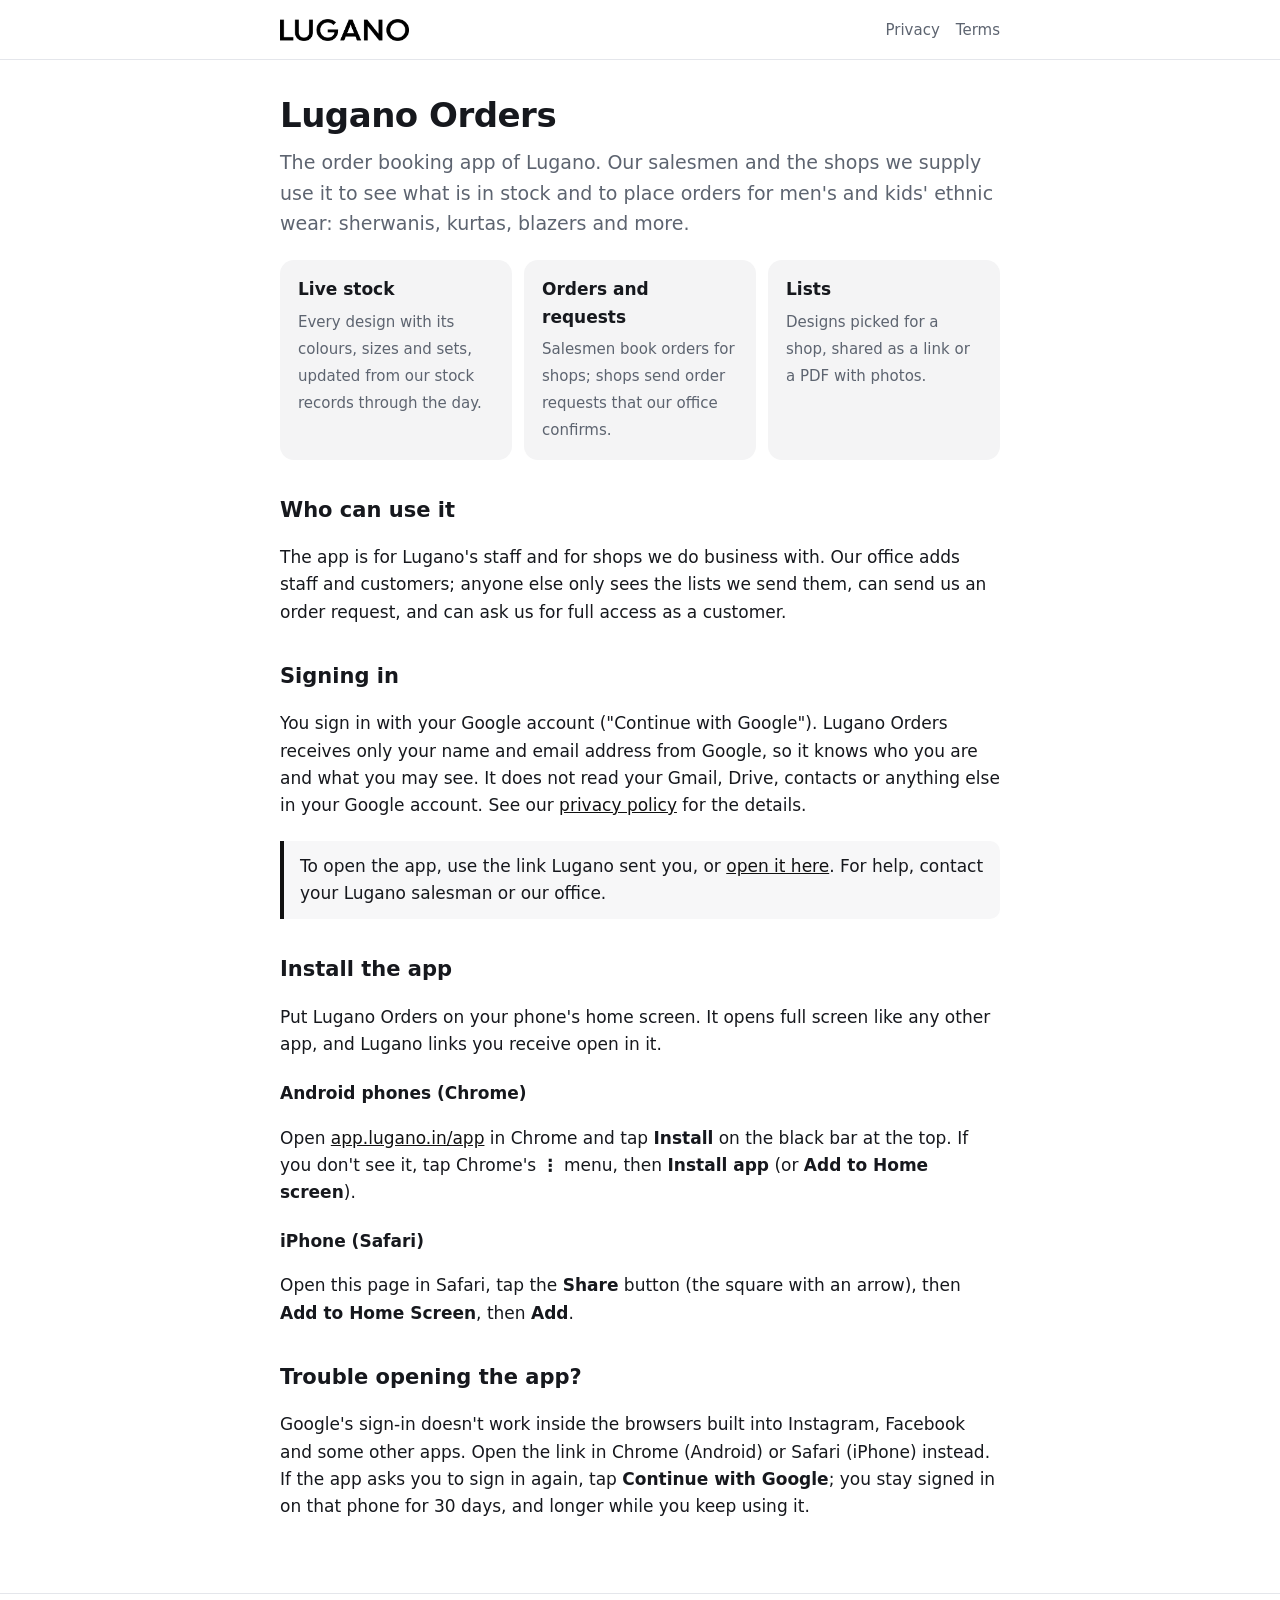
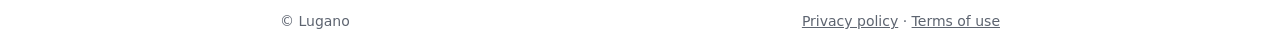
<file: index.html>
<!DOCTYPE html>
<html lang="en">
<head>
<meta charset="utf-8">
<meta name="viewport" content="width=device-width, initial-scale=1">
<title>Lugano Orders</title>
<meta name="description" content="Lugano Orders: the order booking app of Lugano, for our salesmen and the shops we supply.">
<meta property="og:type" content="website">
<meta property="og:site_name" content="Lugano Orders">
<meta name="application-name" content="Lugano Orders">
<meta property="og:title" content="Lugano Orders">
<meta property="og:description" content="Live stock, new designs and orders from Lugano.">
<meta property="og:url" content="https://app.lugano.in/">
<meta property="og:image" content="https://app.lugano.in/icons/og.png">
<meta property="og:image:width" content="1200">
<meta property="og:image:height" content="630">
<meta name="twitter:card" content="summary_large_image">
<link rel="manifest" href="/manifest.webmanifest">
<meta name="theme-color" content="#ffffff">
<link rel="icon" href="logo.png">
<link rel="apple-touch-icon" href="/icons/apple-touch-icon.png">
<meta name="apple-mobile-web-app-title" content="Lugano">
<link rel="stylesheet" href="style.css">
</head>
<body>
<header><div class="bar"><a class="brand" href="./"><img src="wordmark.png" alt="LUGANO" width="122" height="22"></a><nav><a href="privacy.html">Privacy</a><a href="terms.html">Terms</a></nav></div></header>
<main>
  <h1>Lugano Orders</h1>
  <p class="lead">The order booking app of Lugano. Our salesmen and the shops we supply use it to see what is in stock and to place orders for men's and kids' ethnic wear: sherwanis, kurtas, blazers and more.</p>

  <div class="cards">
    <div class="card"><b>Live stock</b><span>Every design with its colours, sizes and sets, updated from our stock records through the day.</span></div>
    <div class="card"><b>Orders and requests</b><span>Salesmen book orders for shops; shops send order requests that our office confirms.</span></div>
    <div class="card"><b>Lists</b><span>Designs picked for a shop, shared as a link or a PDF with photos.</span></div>
  </div>

  <h2>Who can use it</h2>
  <p>The app is for Lugano's staff and for shops we do business with. Our office adds staff and customers; anyone else only sees the lists we send them, can send us an order request, and can ask us for full access as a customer.</p>

  <h2>Signing in</h2>
  <p>You sign in with your Google account ("Continue with Google"). Lugano Orders receives only your name and email address from Google, so it knows who you are and what you may see. It does not read your Gmail, Drive, contacts or anything else in your Google account. See our <a href="privacy.html">privacy policy</a> for the details.</p>

  <div class="note">To open the app, use the link Lugano sent you, or <a href="/app/">open it here</a>. For help, contact your Lugano salesman or our office.</div>

  <h2 id="install">Install the app</h2>
  <p>Put Lugano Orders on your phone's home screen. It opens full screen like any other app, and Lugano links you receive open in it.</p>
  <p id="installNow" hidden><button class="big" id="installBtn" style="background:#111827">Install Lugano Orders</button></p>
  <p id="installDone" hidden><b>Lugano Orders is installed on this phone.</b> Open it from the home screen.</p>
  <h3>Android phones (Chrome)</h3>
  <p>Open <a href="/app/">app.lugano.in/app</a> in Chrome and tap <b>Install</b> on the black bar at the top. If you don't see it, tap Chrome's <b>⋮</b> menu, then <b>Install app</b> (or <b>Add to Home screen</b>).</p>
  <h3>iPhone (Safari)</h3>
  <p>Open this page in Safari, tap the <b>Share</b> button (the square with an arrow), then <b>Add to Home Screen</b>, then <b>Add</b>.</p>

  <h2>Trouble opening the app?</h2>
  <p>Google's sign-in doesn't work inside the browsers built into Instagram, Facebook and some other apps. Open the link in Chrome (Android) or Safari (iPhone) instead. If the app asks you to sign in again, tap <b>Continue with Google</b>; you stay signed in on that phone for 30 days, and longer while you keep using it.</p>
</main>
<footer><div class="bar"><span>© Lugano</span><span><a href="privacy.html">Privacy policy</a> · <a href="terms.html">Terms of use</a></span></div></footer>
<script src="/install.js"></script>
<script>
  (function () {
    function show() {
      document.getElementById('installNow').hidden = !LUGANO_INSTALL.prompt || luganoInstalled();
      document.getElementById('installDone').hidden = !LUGANO_INSTALL.done;
    }
    LUGANO_INSTALL.onChange = show; show();
    document.getElementById('installBtn').onclick = function () { luganoInstall().then(show); };
  })();
</script>
</body>
</html>
</file>
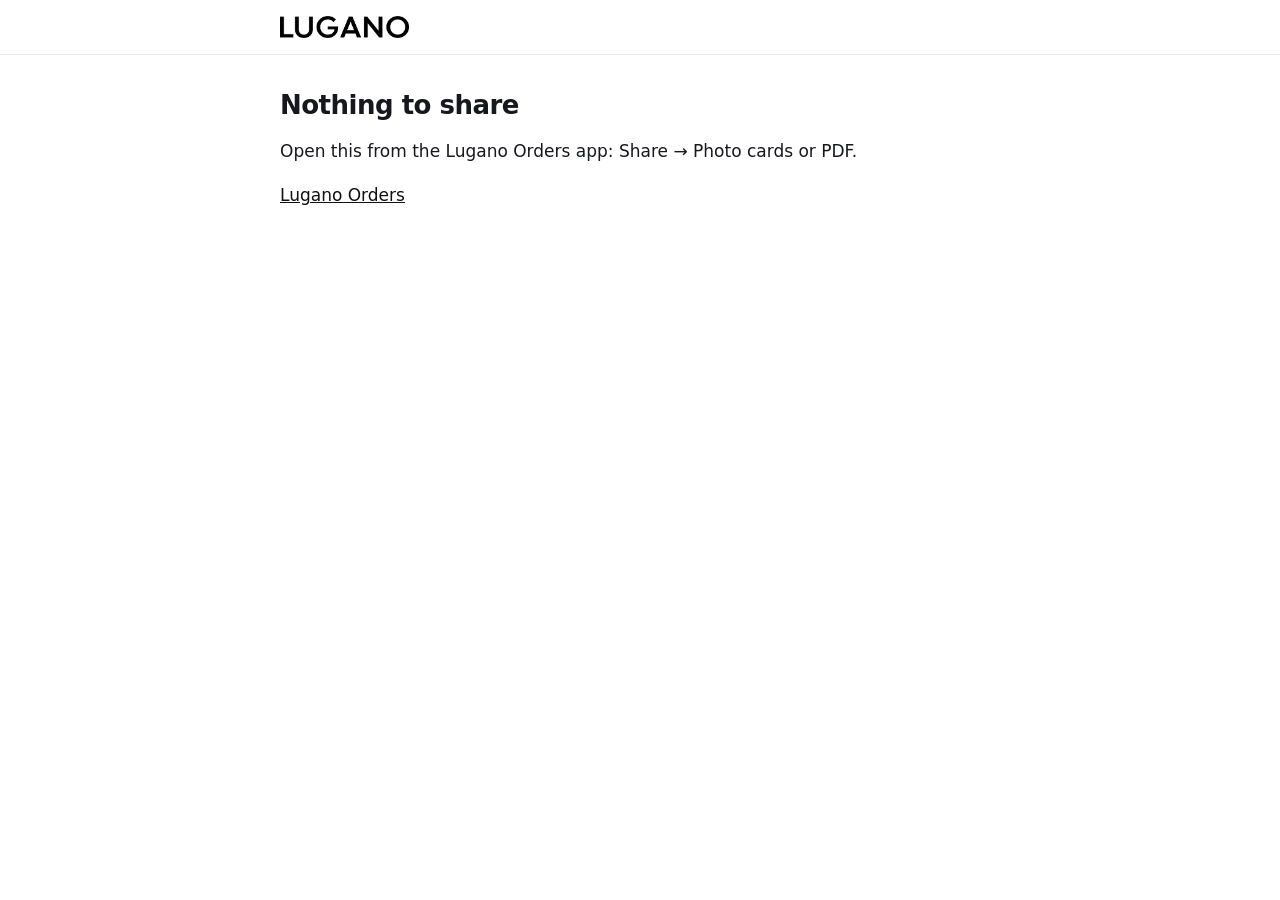
<file: share/index.html>
<!DOCTYPE html>
<html lang="en">
<head>
<meta charset="utf-8">
<meta name="viewport" content="width=device-width, initial-scale=1">
<title>Share · Lugano Orders</title>
<meta name="robots" content="noindex">
<link rel="icon" href="/logo.png">
<link rel="stylesheet" href="/style.css">
</head>
<body class="sharepage">
<header><div class="bar"><a class="brand" href="/"><img src="/wordmark.png" alt="LUGANO" width="122" height="22"></a></div></header>
<main><div id="box"><p>Getting the files from the app…</p></div></main>
<script src="/share/share.js"></script>
</body>
</html>
</file>
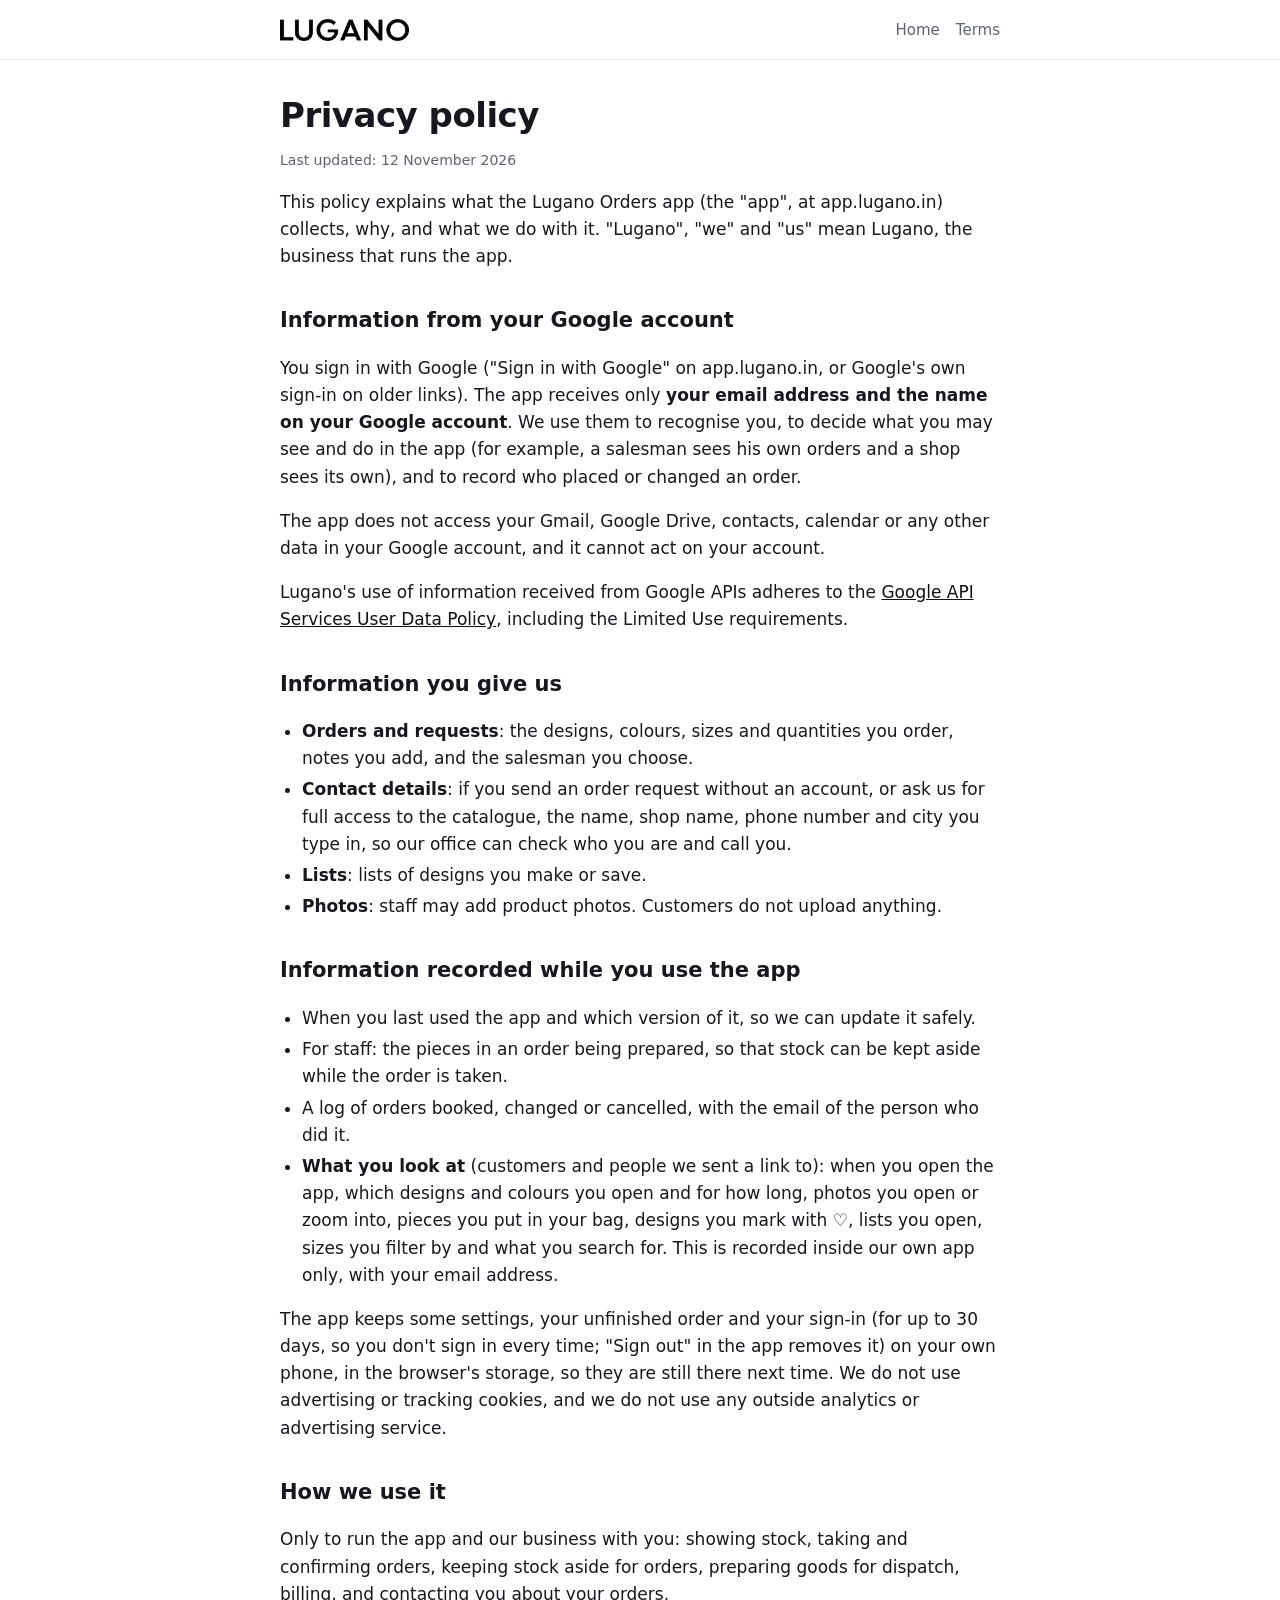
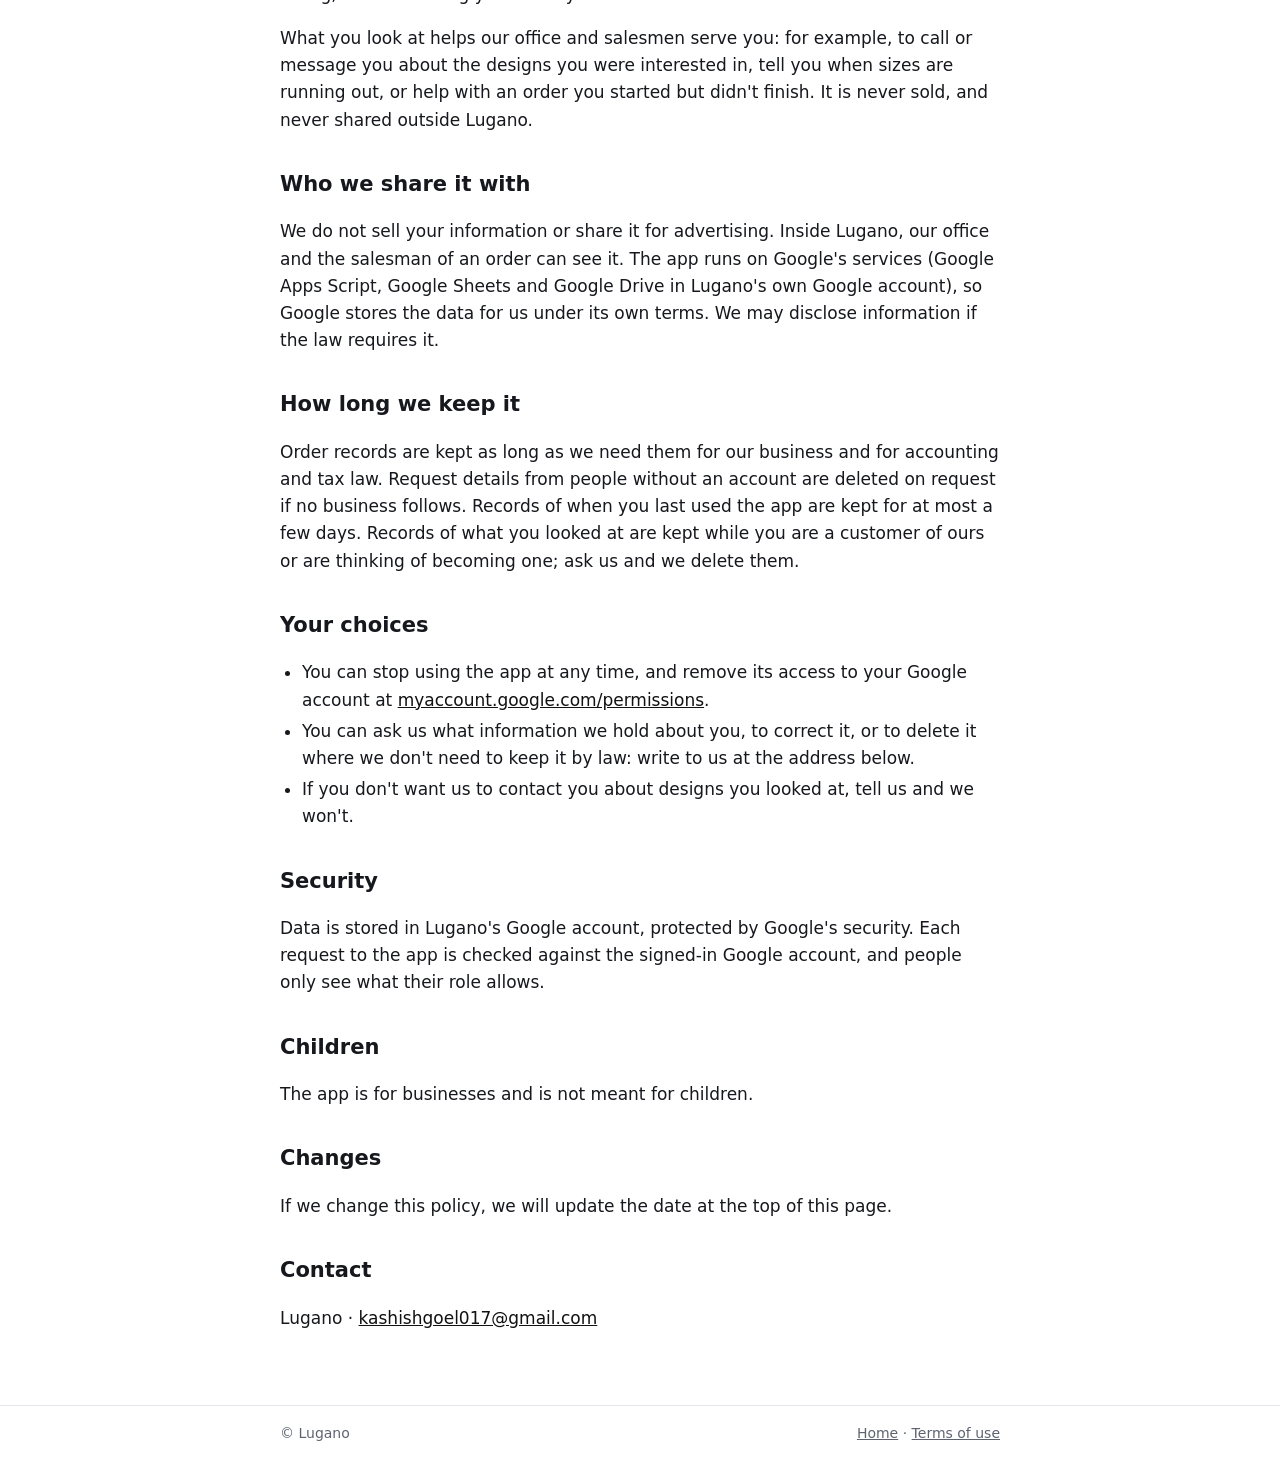
<file: privacy.html>
<!DOCTYPE html>
<html lang="en">
<head>
<meta charset="utf-8">
<meta name="viewport" content="width=device-width, initial-scale=1">
<title>Privacy policy · Lugano Orders</title>
<link rel="icon" href="logo.png">
<link rel="stylesheet" href="style.css">
</head>
<body>
<header><div class="bar"><a class="brand" href="./"><img src="wordmark.png" alt="LUGANO" width="122" height="22"></a><nav><a href="./">Home</a><a href="terms.html">Terms</a></nav></div></header>
<main>
  <h1>Privacy policy</h1>
  <p class="updated">Last updated: 12 November 2026</p>
  <p>This policy explains what the Lugano Orders app (the "app", at app.lugano.in) collects, why, and what we do with it. "Lugano", "we" and "us" mean Lugano, the business that runs the app.</p>

  <h2>Information from your Google account</h2>
  <p>You sign in with Google ("Sign in with Google" on app.lugano.in, or Google's own sign-in on older links). The app receives only <b>your email address and the name on your Google account</b>. We use them to recognise you, to decide what you may see and do in the app (for example, a salesman sees his own orders and a shop sees its own), and to record who placed or changed an order.</p>
  <p>The app does not access your Gmail, Google Drive, contacts, calendar or any other data in your Google account, and it cannot act on your account.</p>
  <p>Lugano's use of information received from Google APIs adheres to the <a href="https://developers.google.com/terms/api-services-user-data-policy">Google API Services User Data Policy</a>, including the Limited Use requirements.</p>

  <h2>Information you give us</h2>
  <ul>
    <li><b>Orders and requests</b>: the designs, colours, sizes and quantities you order, notes you add, and the salesman you choose.</li>
    <li><b>Contact details</b>: if you send an order request without an account, or ask us for full access to the catalogue, the name, shop name, phone number and city you type in, so our office can check who you are and call you.</li>
    <li><b>Lists</b>: lists of designs you make or save.</li>
    <li><b>Photos</b>: staff may add product photos. Customers do not upload anything.</li>
  </ul>

  <h2>Information recorded while you use the app</h2>
  <ul>
    <li>When you last used the app and which version of it, so we can update it safely.</li>
    <li>For staff: the pieces in an order being prepared, so that stock can be kept aside while the order is taken.</li>
    <li>A log of orders booked, changed or cancelled, with the email of the person who did it.</li>
    <li><b>What you look at</b> (customers and people we sent a link to): when you open the app, which designs and colours you open and for how long, photos you open or zoom into, pieces you put in your bag, designs you mark with ♡, lists you open, sizes you filter by and what you search for. This is recorded inside our own app only, with your email address.</li>
  </ul>
  <p>The app keeps some settings, your unfinished order and your sign-in (for up to 30 days, so you don't sign in every time; "Sign out" in the app removes it) on your own phone, in the browser's storage, so they are still there next time. We do not use advertising or tracking cookies, and we do not use any outside analytics or advertising service.</p>

  <h2>How we use it</h2>
  <p>Only to run the app and our business with you: showing stock, taking and confirming orders, keeping stock aside for orders, preparing goods for dispatch, billing, and contacting you about your orders.</p>
  <p>What you look at helps our office and salesmen serve you: for example, to call or message you about the designs you were interested in, tell you when sizes are running out, or help with an order you started but didn't finish. It is never sold, and never shared outside Lugano.</p>

  <h2>Who we share it with</h2>
  <p>We do not sell your information or share it for advertising. Inside Lugano, our office and the salesman of an order can see it. The app runs on Google's services (Google Apps Script, Google Sheets and Google Drive in Lugano's own Google account), so Google stores the data for us under its own terms. We may disclose information if the law requires it.</p>

  <h2>How long we keep it</h2>
  <p>Order records are kept as long as we need them for our business and for accounting and tax law. Request details from people without an account are deleted on request if no business follows. Records of when you last used the app are kept for at most a few days. Records of what you looked at are kept while you are a customer of ours or are thinking of becoming one; ask us and we delete them.</p>

  <h2>Your choices</h2>
  <ul>
    <li>You can stop using the app at any time, and remove its access to your Google account at <a href="https://myaccount.google.com/permissions">myaccount.google.com/permissions</a>.</li>
    <li>You can ask us what information we hold about you, to correct it, or to delete it where we don't need to keep it by law: write to us at the address below.</li>
    <li>If you don't want us to contact you about designs you looked at, tell us and we won't.</li>
  </ul>

  <h2>Security</h2>
  <p>Data is stored in Lugano's Google account, protected by Google's security. Each request to the app is checked against the signed-in Google account, and people only see what their role allows.</p>

  <h2>Children</h2>
  <p>The app is for businesses and is not meant for children.</p>

  <h2>Changes</h2>
  <p>If we change this policy, we will update the date at the top of this page.</p>

  <h2>Contact</h2>
  <p>Lugano · <a href="mailto:kashishgoel017@gmail.com">kashishgoel017@gmail.com</a></p>
</main>
<footer><div class="bar"><span>© Lugano</span><span><a href="./">Home</a> · <a href="terms.html">Terms of use</a></span></div></footer>
</body>
</html>
</file>
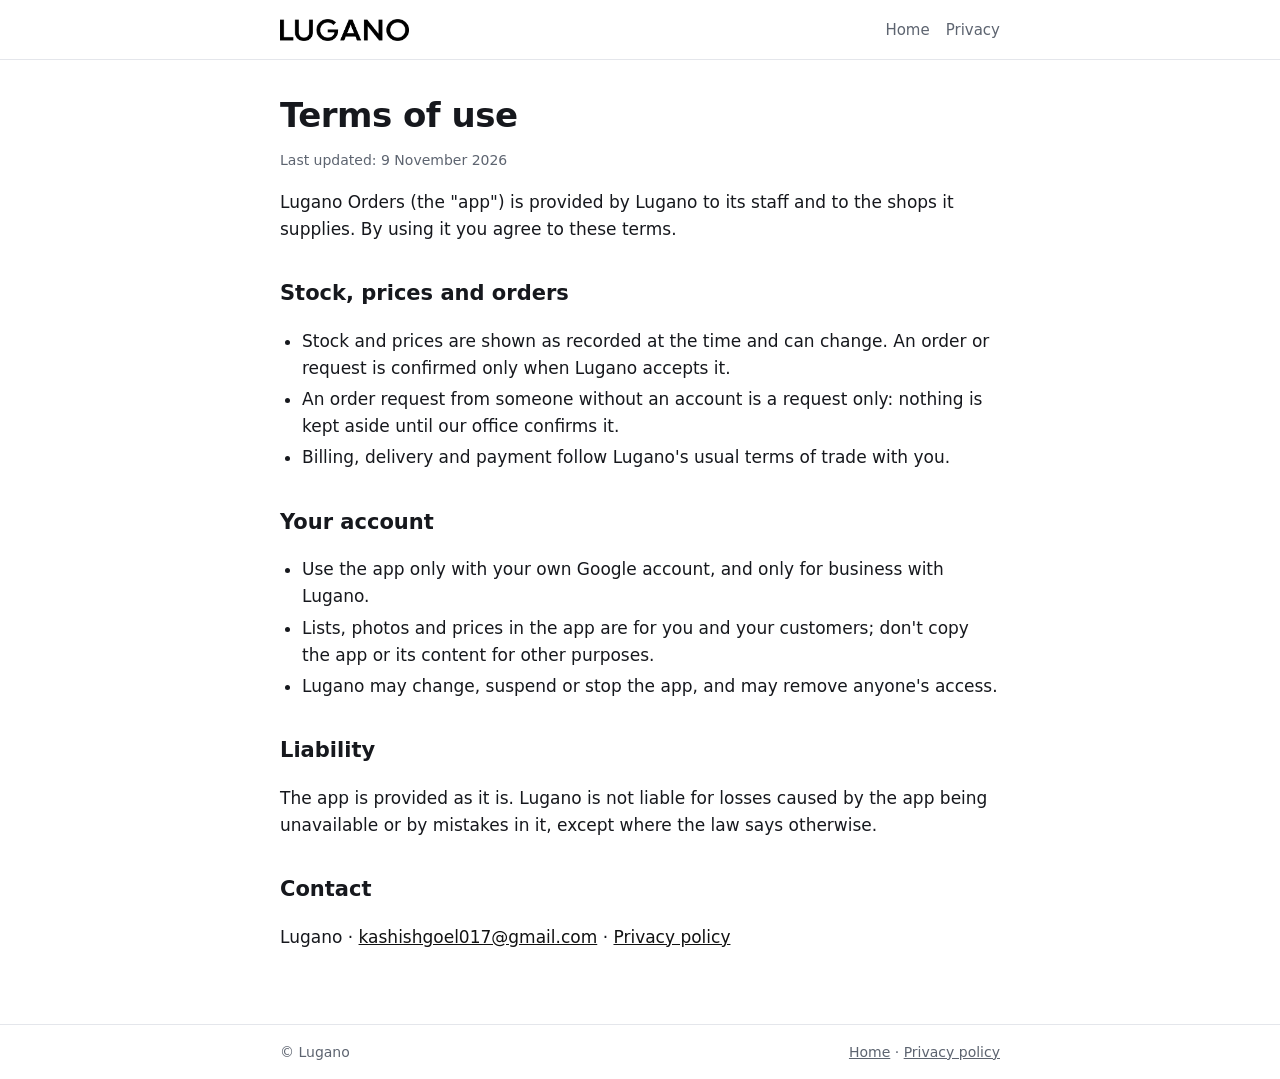
<file: terms.html>
<!DOCTYPE html>
<html lang="en">
<head>
<meta charset="utf-8">
<meta name="viewport" content="width=device-width, initial-scale=1">
<title>Terms of use · Lugano Orders</title>
<link rel="icon" href="logo.png">
<link rel="stylesheet" href="style.css">
</head>
<body>
<header><div class="bar"><a class="brand" href="./"><img src="wordmark.png" alt="LUGANO" width="122" height="22"></a><nav><a href="./">Home</a><a href="privacy.html">Privacy</a></nav></div></header>
<main>
  <h1>Terms of use</h1>
  <p class="updated">Last updated: 9 November 2026</p>
  <p>Lugano Orders (the "app") is provided by Lugano to its staff and to the shops it supplies. By using it you agree to these terms.</p>
  <h2>Stock, prices and orders</h2>
  <ul>
    <li>Stock and prices are shown as recorded at the time and can change. An order or request is confirmed only when Lugano accepts it.</li>
    <li>An order request from someone without an account is a request only: nothing is kept aside until our office confirms it.</li>
    <li>Billing, delivery and payment follow Lugano's usual terms of trade with you.</li>
  </ul>
  <h2>Your account</h2>
  <ul>
    <li>Use the app only with your own Google account, and only for business with Lugano.</li>
    <li>Lists, photos and prices in the app are for you and your customers; don't copy the app or its content for other purposes.</li>
    <li>Lugano may change, suspend or stop the app, and may remove anyone's access.</li>
  </ul>
  <h2>Liability</h2>
  <p>The app is provided as it is. Lugano is not liable for losses caused by the app being unavailable or by mistakes in it, except where the law says otherwise.</p>
  <h2>Contact</h2>
  <p>Lugano · <a href="mailto:kashishgoel017@gmail.com">kashishgoel017@gmail.com</a> · <a href="privacy.html">Privacy policy</a></p>
</main>
<footer><div class="bar"><span>© Lugano</span><span><a href="./">Home</a> · <a href="privacy.html">Privacy policy</a></span></div></footer>
</body>
</html>
</file>
<file: style.css>
:root{--ink:#16181D;--muted:#5D6470;--line:#E4E6EB;--indigo:#111111;--soft:#F4F4F5}
*{box-sizing:border-box}
html,body{margin:0;background:#fff;color:var(--ink);font:17px/1.6 system-ui,-apple-system,"Segoe UI",Roboto,Arial,sans-serif;-webkit-text-size-adjust:100%}
a{color:var(--indigo)}
header{border-bottom:1px solid var(--line)}
.bar{max-width:760px;margin:0 auto;padding:16px 20px;display:flex;align-items:center;justify-content:space-between;gap:12px}
.brand{display:block;line-height:0}
.brand img{height:22px;width:auto;display:block}
nav a{color:var(--muted);text-decoration:none;font-size:15px;margin-left:16px}
nav a:hover{color:var(--ink)}
main{max-width:760px;margin:0 auto;padding:28px 20px 56px}
h1{font-size:34px;line-height:1.15;margin:8px 0 12px;letter-spacing:-.5px}
h2{font-size:21px;margin:34px 0 8px}
h3{font-size:17px;margin:22px 0 4px}
.lead{font-size:19px;color:var(--muted);margin:0 0 22px}
.cards{display:grid;grid-template-columns:repeat(auto-fit,minmax(210px,1fr));gap:12px;margin:22px 0}
.card{background:var(--soft);border-radius:14px;padding:16px 18px}
.card b{display:block;margin-bottom:4px}
.card span{color:var(--muted);font-size:15px}
.note{border-left:4px solid var(--indigo);background:#F7F7F8;padding:12px 16px;border-radius:0 10px 10px 0;margin:22px 0}
ul{padding-left:22px}
li{margin:4px 0}
.updated{color:var(--muted);font-size:14px}
footer{border-top:1px solid var(--line);color:var(--muted);font-size:14px}
footer .bar{flex-wrap:wrap}
footer a{color:var(--muted)}
/* share screen (share page and the installed app) */
.big{display:block;width:100%;border:0;border-radius:14px;background:#1FA855;color:#fff;font:700 19px/1 system-ui,sans-serif;padding:18px;margin:10px 0 6px}
.big.done{background:#DDEFE3;color:#14532D}
.ghost{border:1px solid var(--line);background:#fff;border-radius:12px;padding:10px 16px;font-size:16px}
.small{color:var(--muted);font-size:14px;margin:4px 0 14px}
.thumbs{display:grid;grid-template-columns:repeat(auto-fill,minmax(96px,1fr));gap:8px;margin:12px 0}
.thumbs img{width:100%;border-radius:8px;border:1px solid var(--line)}
.thumbs .file{border:1px solid var(--line);border-radius:8px;padding:12px;font-size:13px;word-break:break-word}
.sharepage h1{font-size:26px}
</file>
